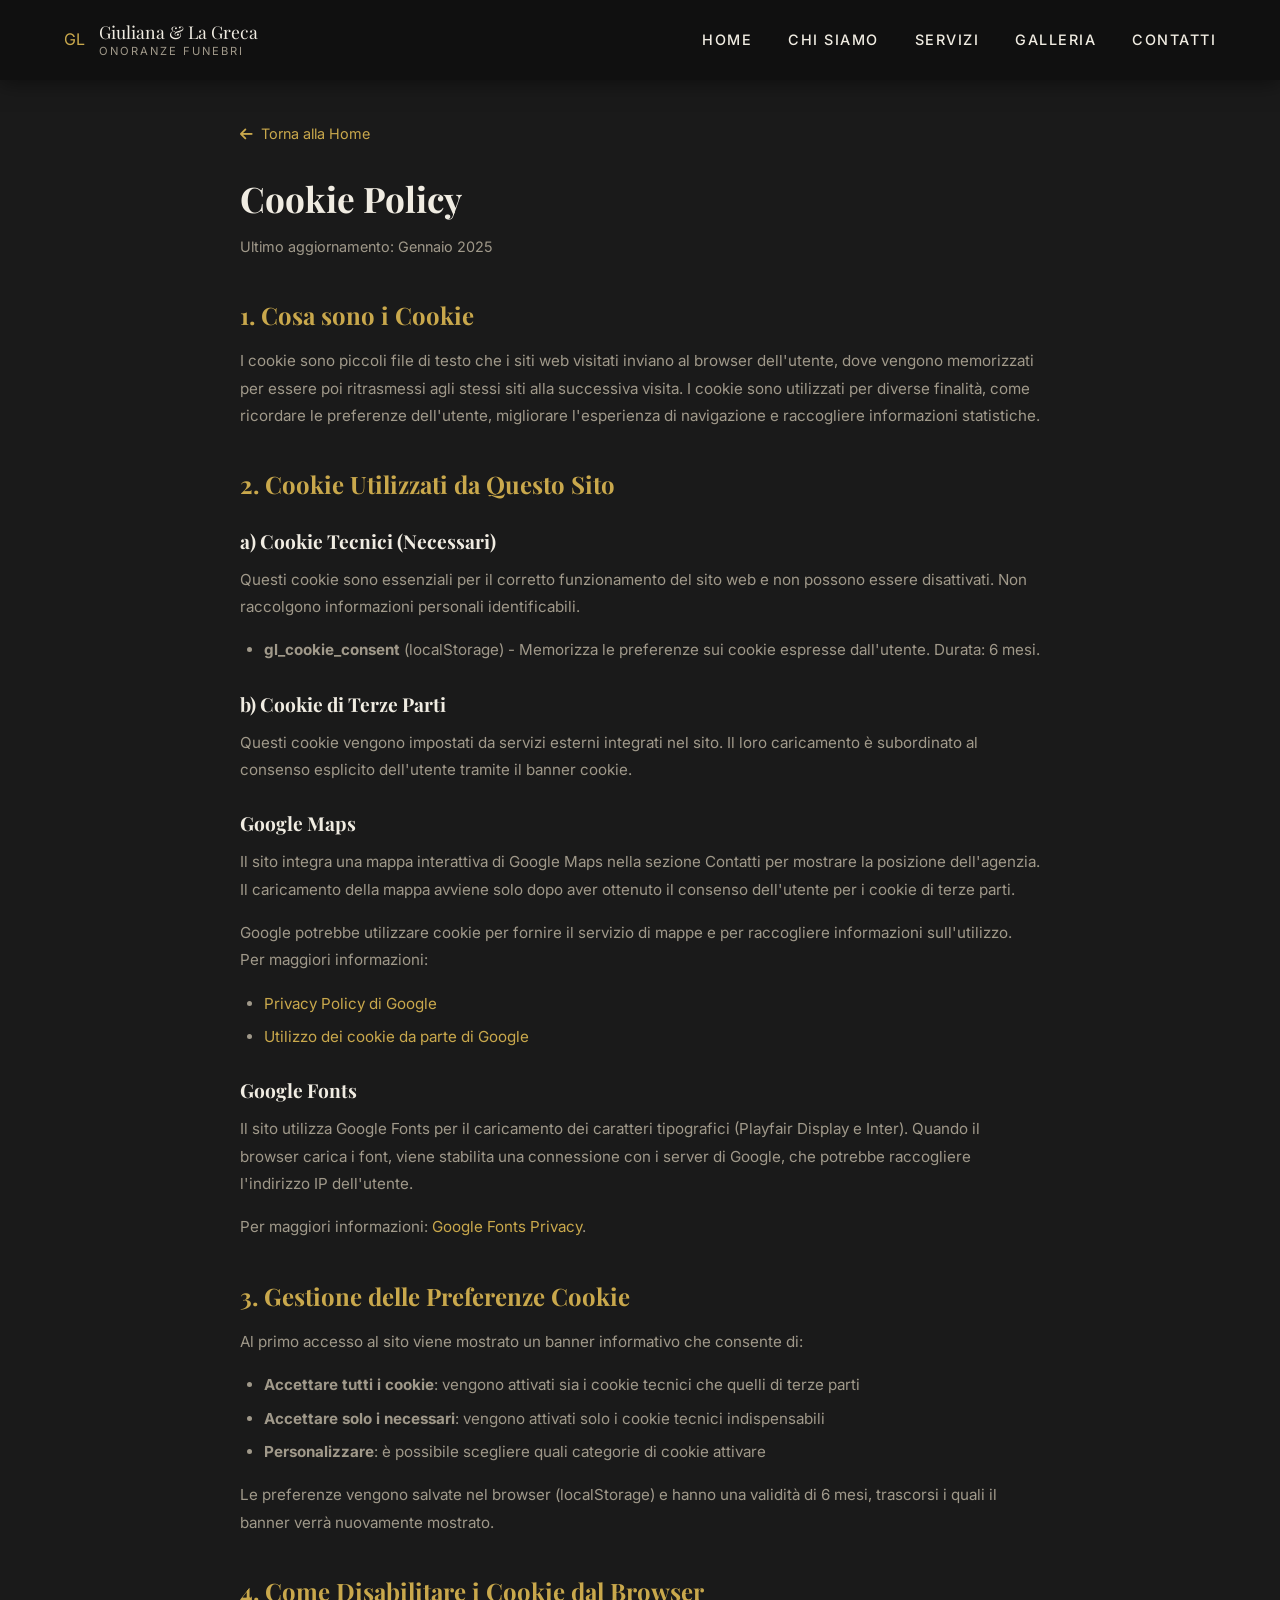
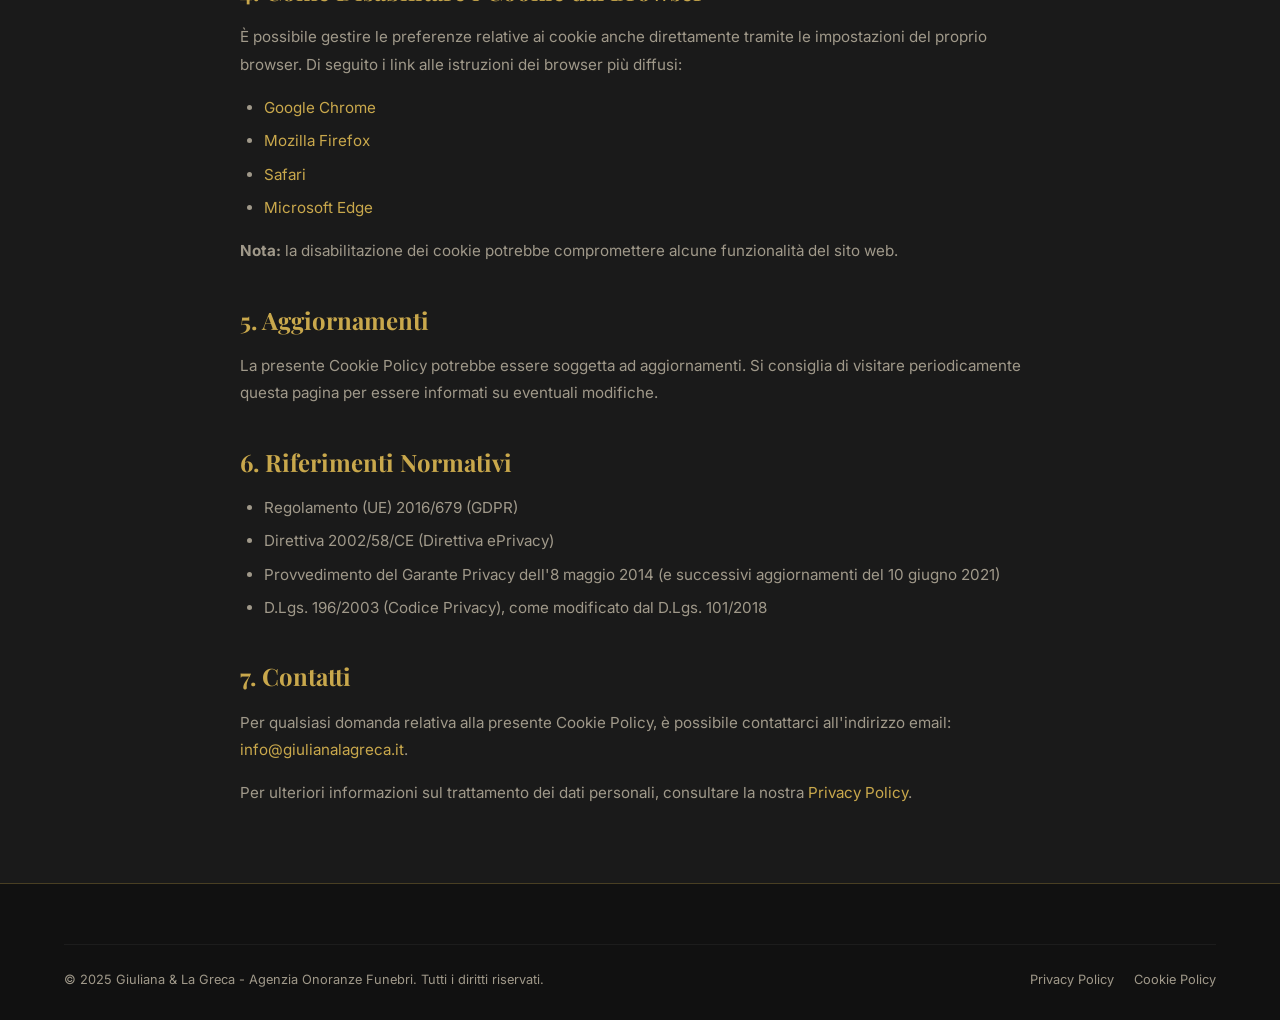
<file: cookie-policy.html>
<!DOCTYPE html>
<html lang="it">
<head>
    <meta charset="UTF-8">
    <meta name="viewport" content="width=device-width, initial-scale=1.0">
    <meta name="description" content="Cookie Policy - Giuliana & La Greca Agenzia Onoranze Funebri">
    <meta name="robots" content="noindex, nofollow">
    <title>Cookie Policy - Giuliana & La Greca</title>

    <link rel="preconnect" href="https://fonts.googleapis.com">
    <link rel="preconnect" href="https://fonts.gstatic.com" crossorigin>
    <link href="https://fonts.googleapis.com/css2?family=Inter:wght@300;400;500;600;700&family=Playfair+Display:wght@400;500;600;700&display=swap" rel="stylesheet">
    <link rel="stylesheet" href="https://cdnjs.cloudflare.com/ajax/libs/font-awesome/6.5.1/css/all.min.css" integrity="sha512-DTOQO9RWCH3ppGqcWaEA1BIZOC6xxalwEsw9c2QQeAIftl+Vegovlnee1c9QX4TctnWMn13TZye+giMm8e2LwA==" crossorigin="anonymous" referrerpolicy="no-referrer">
    <link rel="stylesheet" href="css/style.css">
</head>
<body>

    <!-- Header -->
    <header class="header scrolled">
        <div class="container">
            <nav class="nav">
                <a href="index.html" class="nav-logo">
                    <div class="nav-logo-icon">GL</div>
                    <div class="nav-logo-text">
                        Giuliana & La Greca
                        <span>Onoranze Funebri</span>
                    </div>
                </a>
                <ul class="nav-links">
                    <li><a href="index.html">Home</a></li>
                    <li><a href="index.html#chi-siamo">Chi Siamo</a></li>
                    <li><a href="index.html#servizi">Servizi</a></li>
                    <li><a href="index.html#galleria">Galleria</a></li>
                    <li><a href="index.html#contatti">Contatti</a></li>
                </ul>
                <button class="hamburger" id="hamburger" aria-label="Menu di navigazione" aria-expanded="false">
                    <span></span>
                    <span></span>
                    <span></span>
                </button>
            </nav>
        </div>
    </header>

    <!-- Cookie Policy -->
    <main class="legal-page">
        <div class="container">
            <div class="legal-content">
                <a href="index.html" class="legal-back"><i class="fas fa-arrow-left"></i> Torna alla Home</a>

                <h1>Cookie Policy</h1>
                <p class="legal-date">Ultimo aggiornamento: Gennaio 2025</p>

                <h2>1. Cosa sono i Cookie</h2>
                <p>
                    I cookie sono piccoli file di testo che i siti web visitati inviano al browser dell'utente,
                    dove vengono memorizzati per essere poi ritrasmessi agli stessi siti alla successiva visita.
                    I cookie sono utilizzati per diverse finalità, come ricordare le preferenze dell'utente,
                    migliorare l'esperienza di navigazione e raccogliere informazioni statistiche.
                </p>

                <h2>2. Cookie Utilizzati da Questo Sito</h2>

                <h3>a) Cookie Tecnici (Necessari)</h3>
                <p>
                    Questi cookie sono essenziali per il corretto funzionamento del sito web e non possono essere
                    disattivati. Non raccolgono informazioni personali identificabili.
                </p>
                <ul>
                    <li>
                        <strong>gl_cookie_consent</strong> (localStorage) - Memorizza le preferenze sui cookie
                        espresse dall'utente. Durata: 6 mesi.
                    </li>
                </ul>

                <h3>b) Cookie di Terze Parti</h3>
                <p>
                    Questi cookie vengono impostati da servizi esterni integrati nel sito. Il loro caricamento
                    è subordinato al consenso esplicito dell'utente tramite il banner cookie.
                </p>

                <h3>Google Maps</h3>
                <p>
                    Il sito integra una mappa interattiva di Google Maps nella sezione Contatti per mostrare
                    la posizione dell'agenzia. Il caricamento della mappa avviene solo dopo aver ottenuto
                    il consenso dell'utente per i cookie di terze parti.
                </p>
                <p>
                    Google potrebbe utilizzare cookie per fornire il servizio di mappe e per raccogliere
                    informazioni sull'utilizzo. Per maggiori informazioni:
                </p>
                <ul>
                    <li><a href="https://policies.google.com/privacy" target="_blank" rel="noopener noreferrer">Privacy Policy di Google</a></li>
                    <li><a href="https://policies.google.com/technologies/cookies" target="_blank" rel="noopener noreferrer">Utilizzo dei cookie da parte di Google</a></li>
                </ul>

                <h3>Google Fonts</h3>
                <p>
                    Il sito utilizza Google Fonts per il caricamento dei caratteri tipografici (Playfair Display e Inter).
                    Quando il browser carica i font, viene stabilita una connessione con i server di Google,
                    che potrebbe raccogliere l'indirizzo IP dell'utente.
                </p>
                <p>
                    Per maggiori informazioni: <a href="https://developers.google.com/fonts/faq/privacy" target="_blank" rel="noopener noreferrer">Google Fonts Privacy</a>.
                </p>

                <h2>3. Gestione delle Preferenze Cookie</h2>
                <p>
                    Al primo accesso al sito viene mostrato un banner informativo che consente di:
                </p>
                <ul>
                    <li><strong>Accettare tutti i cookie</strong>: vengono attivati sia i cookie tecnici che quelli di terze parti</li>
                    <li><strong>Accettare solo i necessari</strong>: vengono attivati solo i cookie tecnici indispensabili</li>
                    <li><strong>Personalizzare</strong>: è possibile scegliere quali categorie di cookie attivare</li>
                </ul>
                <p>
                    Le preferenze vengono salvate nel browser (localStorage) e hanno una validità di 6 mesi,
                    trascorsi i quali il banner verrà nuovamente mostrato.
                </p>

                <h2>4. Come Disabilitare i Cookie dal Browser</h2>
                <p>
                    È possibile gestire le preferenze relative ai cookie anche direttamente tramite le
                    impostazioni del proprio browser. Di seguito i link alle istruzioni dei browser più diffusi:
                </p>
                <ul>
                    <li><a href="https://support.google.com/chrome/answer/95647" target="_blank" rel="noopener noreferrer">Google Chrome</a></li>
                    <li><a href="https://support.mozilla.org/it/kb/protezione-antitracciamento-avanzata-firefox-desktop" target="_blank" rel="noopener noreferrer">Mozilla Firefox</a></li>
                    <li><a href="https://support.apple.com/it-it/guide/safari/sfri11471/mac" target="_blank" rel="noopener noreferrer">Safari</a></li>
                    <li><a href="https://support.microsoft.com/it-it/windows/eliminare-e-gestire-i-cookie-168dab11-0753-043d-7c16-ede5947fc64d" target="_blank" rel="noopener noreferrer">Microsoft Edge</a></li>
                </ul>
                <p>
                    <strong>Nota:</strong> la disabilitazione dei cookie potrebbe compromettere alcune funzionalità del sito web.
                </p>

                <h2>5. Aggiornamenti</h2>
                <p>
                    La presente Cookie Policy potrebbe essere soggetta ad aggiornamenti. Si consiglia di visitare
                    periodicamente questa pagina per essere informati su eventuali modifiche.
                </p>

                <h2>6. Riferimenti Normativi</h2>
                <ul>
                    <li>Regolamento (UE) 2016/679 (GDPR)</li>
                    <li>Direttiva 2002/58/CE (Direttiva ePrivacy)</li>
                    <li>Provvedimento del Garante Privacy dell'8 maggio 2014 (e successivi aggiornamenti del 10 giugno 2021)</li>
                    <li>D.Lgs. 196/2003 (Codice Privacy), come modificato dal D.Lgs. 101/2018</li>
                </ul>

                <h2>7. Contatti</h2>
                <p>
                    Per qualsiasi domanda relativa alla presente Cookie Policy, è possibile contattarci all'indirizzo
                    email: <a href="mailto:info@giulianalagreca.it">info@giulianalagreca.it</a>.
                </p>
                <p>
                    Per ulteriori informazioni sul trattamento dei dati personali, consultare la nostra
                    <a href="privacy.html">Privacy Policy</a>.
                </p>
            </div>
        </div>
    </main>

    <!-- Footer -->
    <footer class="footer">
        <div class="container">
            <div class="footer-bottom">
                <p>&copy; 2025 Giuliana & La Greca - Agenzia Onoranze Funebri. Tutti i diritti riservati.</p>
                <div class="footer-bottom-links">
                    <a href="privacy.html">Privacy Policy</a>
                    <a href="cookie-policy.html">Cookie Policy</a>
                </div>
            </div>
        </div>
    </footer>

    <script>
        // Mobile menu per le pagine legali
        var hamburger = document.getElementById('hamburger');
        var navLinks = document.querySelector('.nav-links');
        if (hamburger && navLinks) {
            hamburger.addEventListener('click', function () {
                var isOpen = navLinks.classList.toggle('open');
                hamburger.classList.toggle('active');
                hamburger.setAttribute('aria-expanded', isOpen);
                document.body.style.overflow = isOpen ? 'hidden' : '';
            });
            navLinks.querySelectorAll('a').forEach(function (link) {
                link.addEventListener('click', function () {
                    navLinks.classList.remove('open');
                    hamburger.classList.remove('active');
                    hamburger.setAttribute('aria-expanded', 'false');
                    document.body.style.overflow = '';
                });
            });
        }
    </script>

</body>
</html>
</file>
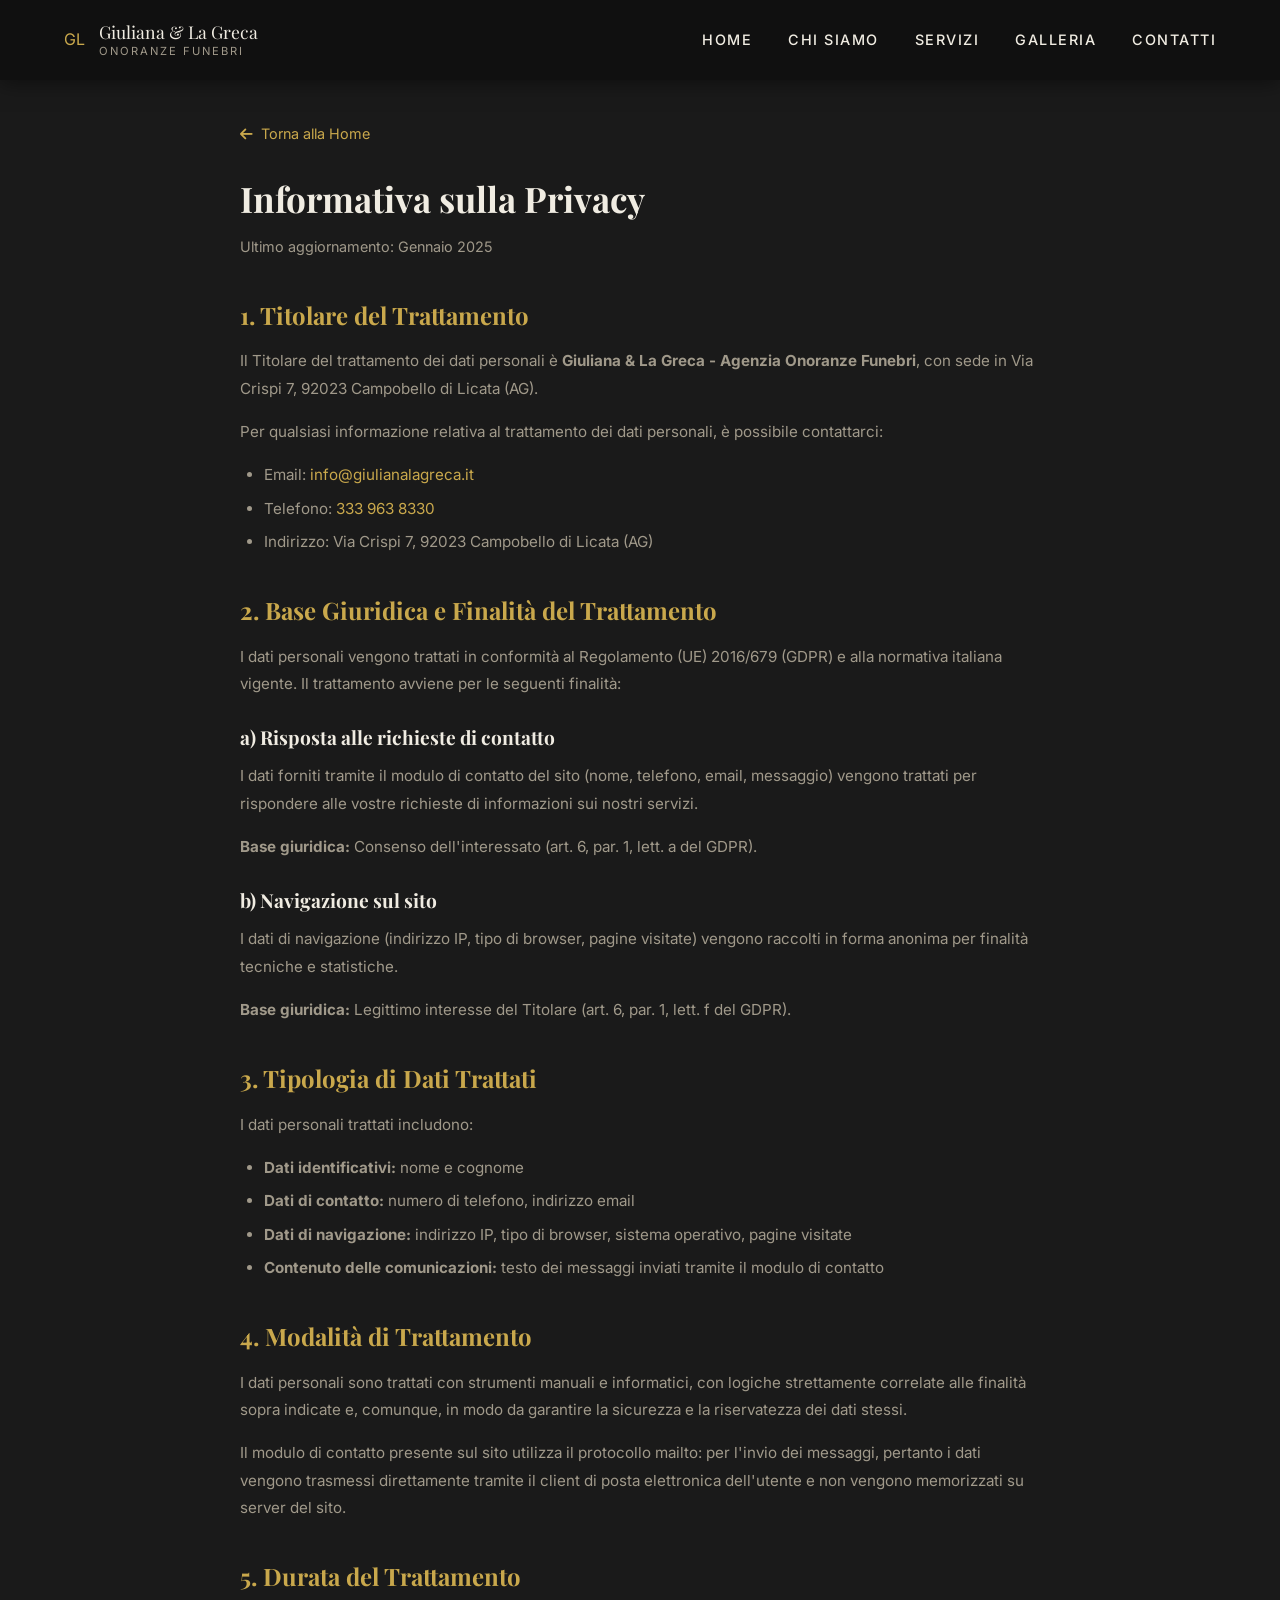
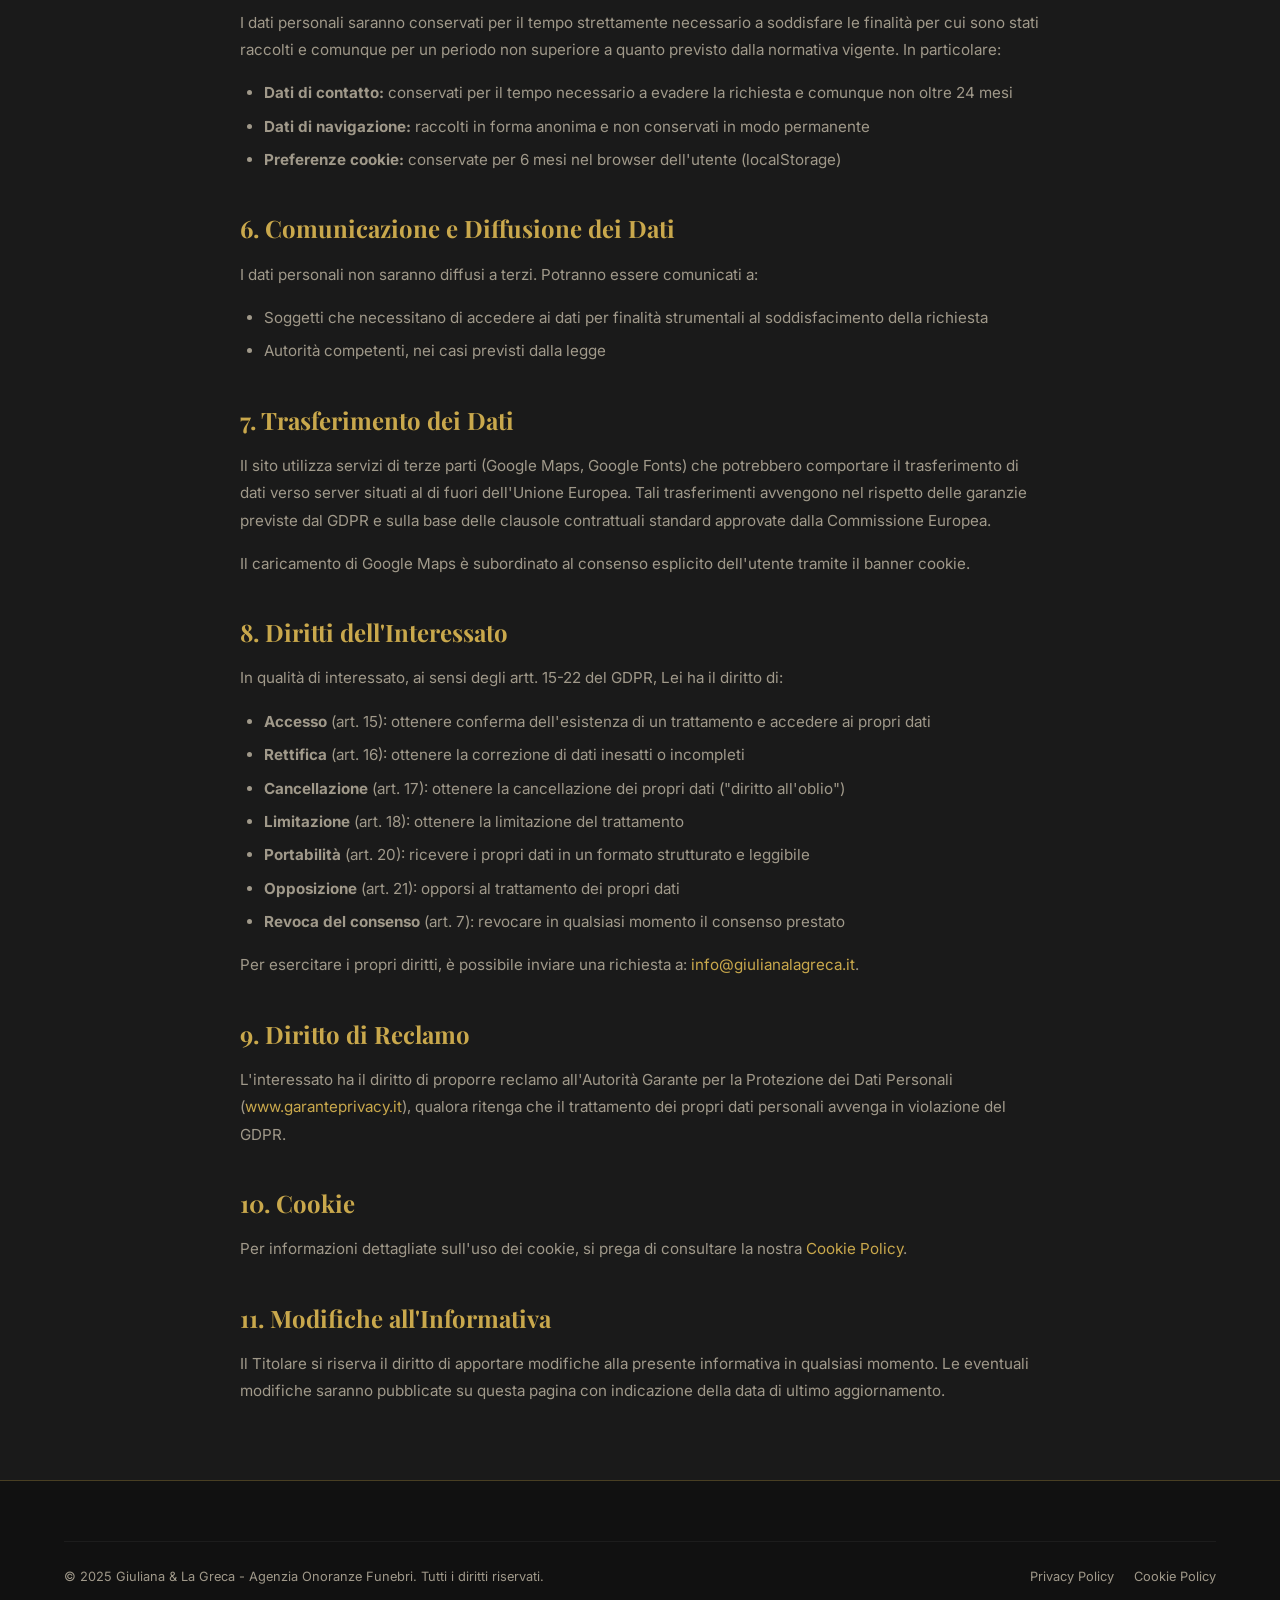
<file: privacy.html>
<!DOCTYPE html>
<html lang="it">
<head>
    <meta charset="UTF-8">
    <meta name="viewport" content="width=device-width, initial-scale=1.0">
    <meta name="description" content="Informativa sulla Privacy - Giuliana & La Greca Agenzia Onoranze Funebri">
    <meta name="robots" content="noindex, nofollow">
    <title>Privacy Policy - Giuliana & La Greca</title>

    <link rel="preconnect" href="https://fonts.googleapis.com">
    <link rel="preconnect" href="https://fonts.gstatic.com" crossorigin>
    <link href="https://fonts.googleapis.com/css2?family=Inter:wght@300;400;500;600;700&family=Playfair+Display:wght@400;500;600;700&display=swap" rel="stylesheet">
    <link rel="stylesheet" href="https://cdnjs.cloudflare.com/ajax/libs/font-awesome/6.5.1/css/all.min.css" integrity="sha512-DTOQO9RWCH3ppGqcWaEA1BIZOC6xxalwEsw9c2QQeAIftl+Vegovlnee1c9QX4TctnWMn13TZye+giMm8e2LwA==" crossorigin="anonymous" referrerpolicy="no-referrer">
    <link rel="stylesheet" href="css/style.css">
</head>
<body>

    <!-- Header -->
    <header class="header scrolled">
        <div class="container">
            <nav class="nav">
                <a href="index.html" class="nav-logo">
                    <div class="nav-logo-icon">GL</div>
                    <div class="nav-logo-text">
                        Giuliana & La Greca
                        <span>Onoranze Funebri</span>
                    </div>
                </a>
                <ul class="nav-links">
                    <li><a href="index.html">Home</a></li>
                    <li><a href="index.html#chi-siamo">Chi Siamo</a></li>
                    <li><a href="index.html#servizi">Servizi</a></li>
                    <li><a href="index.html#galleria">Galleria</a></li>
                    <li><a href="index.html#contatti">Contatti</a></li>
                </ul>
                <button class="hamburger" id="hamburger" aria-label="Menu di navigazione" aria-expanded="false">
                    <span></span>
                    <span></span>
                    <span></span>
                </button>
            </nav>
        </div>
    </header>

    <!-- Privacy Policy -->
    <main class="legal-page">
        <div class="container">
            <div class="legal-content">
                <a href="index.html" class="legal-back"><i class="fas fa-arrow-left"></i> Torna alla Home</a>

                <h1>Informativa sulla Privacy</h1>
                <p class="legal-date">Ultimo aggiornamento: Gennaio 2025</p>

                <h2>1. Titolare del Trattamento</h2>
                <p>
                    Il Titolare del trattamento dei dati personali è <strong>Giuliana & La Greca - Agenzia Onoranze Funebri</strong>,
                    con sede in Via Crispi 7, 92023 Campobello di Licata (AG).
                </p>
                <p>
                    Per qualsiasi informazione relativa al trattamento dei dati personali, è possibile contattarci:
                </p>
                <ul>
                    <li>Email: <a href="mailto:info@giulianalagreca.it">info@giulianalagreca.it</a></li>
                    <li>Telefono: <a href="tel:+393339638330">333 963 8330</a></li>
                    <li>Indirizzo: Via Crispi 7, 92023 Campobello di Licata (AG)</li>
                </ul>

                <h2>2. Base Giuridica e Finalità del Trattamento</h2>
                <p>
                    I dati personali vengono trattati in conformità al Regolamento (UE) 2016/679 (GDPR)
                    e alla normativa italiana vigente. Il trattamento avviene per le seguenti finalità:
                </p>

                <h3>a) Risposta alle richieste di contatto</h3>
                <p>
                    I dati forniti tramite il modulo di contatto del sito (nome, telefono, email, messaggio) vengono
                    trattati per rispondere alle vostre richieste di informazioni sui nostri servizi.
                </p>
                <p><strong>Base giuridica:</strong> Consenso dell'interessato (art. 6, par. 1, lett. a del GDPR).</p>

                <h3>b) Navigazione sul sito</h3>
                <p>
                    I dati di navigazione (indirizzo IP, tipo di browser, pagine visitate) vengono raccolti
                    in forma anonima per finalità tecniche e statistiche.
                </p>
                <p><strong>Base giuridica:</strong> Legittimo interesse del Titolare (art. 6, par. 1, lett. f del GDPR).</p>

                <h2>3. Tipologia di Dati Trattati</h2>
                <p>I dati personali trattati includono:</p>
                <ul>
                    <li><strong>Dati identificativi:</strong> nome e cognome</li>
                    <li><strong>Dati di contatto:</strong> numero di telefono, indirizzo email</li>
                    <li><strong>Dati di navigazione:</strong> indirizzo IP, tipo di browser, sistema operativo, pagine visitate</li>
                    <li><strong>Contenuto delle comunicazioni:</strong> testo dei messaggi inviati tramite il modulo di contatto</li>
                </ul>

                <h2>4. Modalità di Trattamento</h2>
                <p>
                    I dati personali sono trattati con strumenti manuali e informatici, con logiche strettamente correlate
                    alle finalità sopra indicate e, comunque, in modo da garantire la sicurezza e la riservatezza dei dati stessi.
                </p>
                <p>
                    Il modulo di contatto presente sul sito utilizza il protocollo mailto: per l'invio dei messaggi,
                    pertanto i dati vengono trasmessi direttamente tramite il client di posta elettronica dell'utente
                    e non vengono memorizzati su server del sito.
                </p>

                <h2>5. Durata del Trattamento</h2>
                <p>
                    I dati personali saranno conservati per il tempo strettamente necessario a soddisfare le finalità
                    per cui sono stati raccolti e comunque per un periodo non superiore a quanto previsto dalla normativa
                    vigente. In particolare:
                </p>
                <ul>
                    <li><strong>Dati di contatto:</strong> conservati per il tempo necessario a evadere la richiesta e comunque non oltre 24 mesi</li>
                    <li><strong>Dati di navigazione:</strong> raccolti in forma anonima e non conservati in modo permanente</li>
                    <li><strong>Preferenze cookie:</strong> conservate per 6 mesi nel browser dell'utente (localStorage)</li>
                </ul>

                <h2>6. Comunicazione e Diffusione dei Dati</h2>
                <p>
                    I dati personali non saranno diffusi a terzi. Potranno essere comunicati a:
                </p>
                <ul>
                    <li>Soggetti che necessitano di accedere ai dati per finalità strumentali al soddisfacimento della richiesta</li>
                    <li>Autorità competenti, nei casi previsti dalla legge</li>
                </ul>

                <h2>7. Trasferimento dei Dati</h2>
                <p>
                    Il sito utilizza servizi di terze parti (Google Maps, Google Fonts) che potrebbero comportare
                    il trasferimento di dati verso server situati al di fuori dell'Unione Europea.
                    Tali trasferimenti avvengono nel rispetto delle garanzie previste dal GDPR e sulla base
                    delle clausole contrattuali standard approvate dalla Commissione Europea.
                </p>
                <p>
                    Il caricamento di Google Maps è subordinato al consenso esplicito dell'utente tramite il banner cookie.
                </p>

                <h2>8. Diritti dell'Interessato</h2>
                <p>
                    In qualità di interessato, ai sensi degli artt. 15-22 del GDPR, Lei ha il diritto di:
                </p>
                <ul>
                    <li><strong>Accesso</strong> (art. 15): ottenere conferma dell'esistenza di un trattamento e accedere ai propri dati</li>
                    <li><strong>Rettifica</strong> (art. 16): ottenere la correzione di dati inesatti o incompleti</li>
                    <li><strong>Cancellazione</strong> (art. 17): ottenere la cancellazione dei propri dati ("diritto all'oblio")</li>
                    <li><strong>Limitazione</strong> (art. 18): ottenere la limitazione del trattamento</li>
                    <li><strong>Portabilità</strong> (art. 20): ricevere i propri dati in un formato strutturato e leggibile</li>
                    <li><strong>Opposizione</strong> (art. 21): opporsi al trattamento dei propri dati</li>
                    <li><strong>Revoca del consenso</strong> (art. 7): revocare in qualsiasi momento il consenso prestato</li>
                </ul>
                <p>
                    Per esercitare i propri diritti, è possibile inviare una richiesta a:
                    <a href="mailto:info@giulianalagreca.it">info@giulianalagreca.it</a>.
                </p>

                <h2>9. Diritto di Reclamo</h2>
                <p>
                    L'interessato ha il diritto di proporre reclamo all'Autorità Garante per la Protezione dei Dati Personali
                    (<a href="https://www.garanteprivacy.it" target="_blank" rel="noopener noreferrer">www.garanteprivacy.it</a>),
                    qualora ritenga che il trattamento dei propri dati personali avvenga in violazione del GDPR.
                </p>

                <h2>10. Cookie</h2>
                <p>
                    Per informazioni dettagliate sull'uso dei cookie, si prega di consultare la nostra
                    <a href="cookie-policy.html">Cookie Policy</a>.
                </p>

                <h2>11. Modifiche all'Informativa</h2>
                <p>
                    Il Titolare si riserva il diritto di apportare modifiche alla presente informativa in qualsiasi momento.
                    Le eventuali modifiche saranno pubblicate su questa pagina con indicazione della data di ultimo aggiornamento.
                </p>
            </div>
        </div>
    </main>

    <!-- Footer -->
    <footer class="footer">
        <div class="container">
            <div class="footer-bottom">
                <p>&copy; 2025 Giuliana & La Greca - Agenzia Onoranze Funebri. Tutti i diritti riservati.</p>
                <div class="footer-bottom-links">
                    <a href="privacy.html">Privacy Policy</a>
                    <a href="cookie-policy.html">Cookie Policy</a>
                </div>
            </div>
        </div>
    </footer>

    <script>
        // Mobile menu per le pagine legali
        var hamburger = document.getElementById('hamburger');
        var navLinks = document.querySelector('.nav-links');
        if (hamburger && navLinks) {
            hamburger.addEventListener('click', function () {
                var isOpen = navLinks.classList.toggle('open');
                hamburger.classList.toggle('active');
                hamburger.setAttribute('aria-expanded', isOpen);
                document.body.style.overflow = isOpen ? 'hidden' : '';
            });
            navLinks.querySelectorAll('a').forEach(function (link) {
                link.addEventListener('click', function () {
                    navLinks.classList.remove('open');
                    hamburger.classList.remove('active');
                    hamburger.setAttribute('aria-expanded', 'false');
                    document.body.style.overflow = '';
                });
            });
        }
    </script>

</body>
</html>
</file>
<file: css/style.css>
/* ============================================
   Giuliana & La Greca - Onoranze Funebri
   Tema Elegante Scuro con Accenti Dorati
   ============================================ */

/* --- CSS Variables --- */
:root {
    --bg-primary: #1a1a1a;
    --bg-secondary: #111111;
    --bg-tertiary: #1e1e1e;
    --accent-gold: #c9a84c;
    --accent-gold-light: #d4af37;
    --accent-gold-transparent: rgba(201, 168, 76, 0.3);
    --accent-gold-glow: rgba(201, 168, 76, 0.15);
    --text-primary: #f0ece2;
    --text-secondary: #a0998a;
    --text-dark: #1a1a1a;
    --font-heading: 'Playfair Display', Georgia, serif;
    --font-body: 'Inter', 'Lato', Arial, sans-serif;
    --transition: 0.3s ease;
    --transition-slow: 0.6s ease;
    --max-width: 1200px;
    --nav-height: 80px;
}

/* --- Reset & Base --- */
*,
*::before,
*::after {
    margin: 0;
    padding: 0;
    box-sizing: border-box;
}

html {
    scroll-behavior: smooth;
    font-size: 16px;
}

body {
    font-family: var(--font-body);
    background-color: var(--bg-primary);
    color: var(--text-primary);
    line-height: 1.7;
    overflow-x: hidden;
    -webkit-font-smoothing: antialiased;
    -moz-osx-font-smoothing: grayscale;
}

a {
    color: var(--accent-gold);
    text-decoration: none;
    transition: color var(--transition);
}

a:hover {
    color: var(--accent-gold-light);
}

img {
    max-width: 100%;
    height: auto;
    display: block;
}

ul {
    list-style: none;
}

h1, h2, h3, h4, h5, h6 {
    font-family: var(--font-heading);
    font-weight: 700;
    line-height: 1.3;
    color: var(--text-primary);
}

.container {
    width: 100%;
    max-width: var(--max-width);
    margin: 0 auto;
    padding: 0 24px;
}

/* --- Section Shared --- */
.section {
    padding: 100px 0;
}

.section-header {
    text-align: center;
    margin-bottom: 60px;
}

.section-header h2 {
    font-size: 2.5rem;
    margin-bottom: 16px;
    color: var(--text-primary);
}

.section-header .section-line {
    width: 60px;
    height: 3px;
    background: var(--accent-gold);
    margin: 0 auto 20px;
    border-radius: 2px;
}

.section-header p {
    font-size: 1.1rem;
    color: var(--text-secondary);
    max-width: 600px;
    margin: 0 auto;
}

/* --- Scroll Animations --- */
.fade-in {
    opacity: 0;
    transform: translateY(30px);
    transition: opacity 0.8s ease, transform 0.8s ease;
}

.fade-in.visible {
    opacity: 1;
    transform: translateY(0);
}

.fade-in-left {
    opacity: 0;
    transform: translateX(-40px);
    transition: opacity 0.8s ease, transform 0.8s ease;
}

.fade-in-left.visible {
    opacity: 1;
    transform: translateX(0);
}

.fade-in-right {
    opacity: 0;
    transform: translateX(40px);
    transition: opacity 0.8s ease, transform 0.8s ease;
}

.fade-in-right.visible {
    opacity: 1;
    transform: translateX(0);
}

/* --- Header / Navbar --- */
.header {
    position: fixed;
    top: 0;
    left: 0;
    width: 100%;
    z-index: 1000;
    transition: background-color var(--transition), box-shadow var(--transition);
    background-color: transparent;
}

.header.scrolled {
    background-color: rgba(17, 17, 17, 0.97);
    box-shadow: 0 2px 20px rgba(0, 0, 0, 0.5);
    backdrop-filter: blur(10px);
}

.nav {
    display: flex;
    align-items: center;
    justify-content: space-between;
    height: var(--nav-height);
}

.nav-logo {
    display: flex;
    align-items: center;
    gap: 14px;
    text-decoration: none;
}

.nav-logo-img {
    width: 48px;
    height: 48px;
    object-fit: contain;
    flex-shrink: 0;
    filter: brightness(1.1);
}

.nav-logo-text {
    font-family: var(--font-heading);
    font-size: 1.1rem;
    color: var(--text-primary);
    line-height: 1.3;
}

.nav-logo-text span {
    display: block;
    font-size: 0.7rem;
    color: var(--text-secondary);
    font-family: var(--font-body);
    text-transform: uppercase;
    letter-spacing: 2px;
}

.nav-links {
    display: flex;
    align-items: center;
    gap: 36px;
}

.nav-links a {
    color: var(--text-primary);
    font-size: 0.9rem;
    font-weight: 500;
    text-transform: uppercase;
    letter-spacing: 1.5px;
    position: relative;
    padding: 4px 0;
}

.nav-links a::after {
    content: '';
    position: absolute;
    bottom: -2px;
    left: 0;
    width: 0;
    height: 2px;
    background: var(--accent-gold);
    transition: width var(--transition);
}

.nav-links a:hover::after,
.nav-links a.active::after {
    width: 100%;
}

.nav-links a:hover,
.nav-links a.active {
    color: var(--accent-gold);
}

/* Hamburger Menu */
.hamburger {
    display: none;
    flex-direction: column;
    justify-content: center;
    gap: 5px;
    cursor: pointer;
    padding: 8px;
    background: none;
    border: none;
    z-index: 1001;
}

.hamburger span {
    display: block;
    width: 26px;
    height: 2px;
    background: var(--text-primary);
    transition: all var(--transition);
    border-radius: 2px;
}

.hamburger.active span:nth-child(1) {
    transform: rotate(45deg) translate(5px, 5px);
}

.hamburger.active span:nth-child(2) {
    opacity: 0;
}

.hamburger.active span:nth-child(3) {
    transform: rotate(-45deg) translate(5px, -5px);
}

/* --- Hero Section --- */
.hero {
    position: relative;
    min-height: 100vh;
    display: flex;
    align-items: center;
    justify-content: center;
    text-align: center;
    background: var(--bg-secondary);
    overflow: hidden;
}

.hero::before {
    content: '';
    position: absolute;
    inset: 0;
    background:
        radial-gradient(ellipse at 50% 30%, rgba(201, 168, 76, 0.08) 0%, transparent 60%),
        radial-gradient(ellipse at 50% 100%, rgba(201, 168, 76, 0.05) 0%, transparent 50%);
    pointer-events: none;
}

/* Floating Particles */
.hero-particles {
    position: absolute;
    inset: 0;
    z-index: 0;
    pointer-events: none;
}

.particle {
    position: absolute;
    background: var(--accent-gold);
    border-radius: 50%;
    opacity: 0;
}

.particle--circle {
    animation: float-up 8s infinite ease-in-out;
}

.particle--cross {
    background: none;
    border-radius: 0;
    animation: float-up-spin 10s infinite ease-in-out;
}

.particle--cross::before,
.particle--cross::after {
    content: '';
    position: absolute;
    background: var(--accent-gold);
    border-radius: 1px;
}

.particle--cross::before {
    width: 100%;
    height: 30%;
    top: 35%;
    left: 0;
}

.particle--cross::after {
    width: 30%;
    height: 100%;
    top: 0;
    left: 35%;
}

.particle--diamond {
    border-radius: 2px;
    animation: float-up-diamond 9s infinite ease-in-out;
}

@keyframes float-up {
    0% {
        opacity: 0;
        transform: translateY(100vh) scale(0);
    }
    10% {
        opacity: 0.5;
    }
    50% {
        opacity: 0.4;
    }
    90% {
        opacity: 0.3;
    }
    100% {
        opacity: 0;
        transform: translateY(-10vh) scale(1);
    }
}

@keyframes float-up-spin {
    0% {
        opacity: 0;
        transform: translateY(100vh) scale(0) rotate(0deg);
    }
    10% {
        opacity: 0.35;
    }
    50% {
        opacity: 0.25;
    }
    90% {
        opacity: 0.15;
    }
    100% {
        opacity: 0;
        transform: translateY(-10vh) scale(1) rotate(180deg);
    }
}

@keyframes float-up-diamond {
    0% {
        opacity: 0;
        transform: translateY(100vh) scale(0) rotate(45deg);
    }
    10% {
        opacity: 0.45;
    }
    50% {
        opacity: 0.35;
    }
    90% {
        opacity: 0.2;
    }
    100% {
        opacity: 0;
        transform: translateY(-10vh) scale(1) rotate(45deg);
    }
}

.hero-banner-img {
    max-width: 700px;
    width: 100%;
    height: auto;
    margin: 0 auto 32px;
    filter: drop-shadow(0 0 30px rgba(201, 168, 76, 0.2));
}

.hero-content {
    position: relative;
    z-index: 1;
    padding: 0 24px;
    max-width: 800px;
}


.hero h1 {
    font-size: 3.5rem;
    margin-bottom: 12px;
    letter-spacing: 2px;
    color: var(--text-primary);
}

.hero-subtitle {
    font-size: 1.1rem;
    text-transform: uppercase;
    letter-spacing: 5px;
    color: var(--accent-gold);
    margin-bottom: 28px;
    font-weight: 400;
}

.hero-divider {
    width: 80px;
    height: 1px;
    background: var(--accent-gold);
    margin: 0 auto 28px;
}

.hero-phrase {
    font-size: 1.25rem;
    color: var(--text-secondary);
    font-style: italic;
    margin-bottom: 40px;
    font-family: var(--font-heading);
}

.hero-actions {
    display: flex;
    flex-direction: column;
    align-items: center;
    gap: 20px;
}

.btn {
    display: inline-flex;
    align-items: center;
    gap: 10px;
    padding: 14px 36px;
    font-size: 0.95rem;
    font-weight: 600;
    text-transform: uppercase;
    letter-spacing: 2px;
    border: none;
    border-radius: 4px;
    cursor: pointer;
    transition: all var(--transition);
    text-decoration: none;
    font-family: var(--font-body);
}

.btn-primary {
    background: var(--accent-gold);
    color: var(--text-dark);
}

.btn-primary:hover {
    background: var(--accent-gold-light);
    color: var(--text-dark);
    transform: translateY(-2px);
    box-shadow: 0 8px 25px rgba(201, 168, 76, 0.3);
}

.btn-outline {
    background: transparent;
    color: var(--accent-gold);
    border: 1px solid var(--accent-gold);
}

.btn-outline:hover {
    background: var(--accent-gold);
    color: var(--text-dark);
    transform: translateY(-2px);
}

.hero-badge {
    display: inline-flex;
    align-items: center;
    gap: 8px;
    padding: 10px 24px;
    border: 1px solid var(--accent-gold-transparent);
    border-radius: 50px;
    font-size: 0.85rem;
    color: var(--accent-gold);
    letter-spacing: 1px;
}

.hero-badge i {
    font-size: 0.9rem;
}

.hero-phones {
    display: flex;
    flex-wrap: wrap;
    justify-content: center;
    gap: 16px;
    margin-top: 8px;
}

.hero-phones a {
    color: var(--text-secondary);
    font-size: 0.95rem;
    display: inline-flex;
    align-items: center;
    gap: 6px;
    transition: color var(--transition);
}

.hero-phones a:hover {
    color: var(--accent-gold);
}

/* --- Chi Siamo --- */
.about {
    background: var(--bg-primary);
}

.about-content {
    max-width: 800px;
    margin: 0 auto;
    text-align: center;
}

.about-icon {
    font-size: 2.5rem;
    color: var(--accent-gold);
    margin-bottom: 24px;
}

.about-content p {
    font-size: 1.1rem;
    color: var(--text-secondary);
    margin-bottom: 20px;
    line-height: 1.9;
}

.about-content p:last-of-type {
    margin-bottom: 0;
}

.about-values {
    display: grid;
    grid-template-columns: repeat(3, 1fr);
    gap: 40px;
    margin-top: 50px;
    padding-top: 50px;
    border-top: 1px solid var(--accent-gold-transparent);
}

.about-value {
    text-align: center;
}

.about-value i {
    font-size: 1.8rem;
    color: var(--accent-gold);
    margin-bottom: 14px;
    display: block;
}

.about-value h4 {
    font-size: 1.1rem;
    margin-bottom: 8px;
    color: var(--text-primary);
}

.about-value p {
    font-size: 0.9rem;
    color: var(--text-secondary);
    margin-bottom: 0;
}

/* --- Servizi --- */
.services {
    background: var(--bg-secondary);
}

.services-grid {
    display: grid;
    grid-template-columns: repeat(3, 1fr);
    gap: 30px;
}

.service-card {
    background: var(--bg-tertiary);
    border: 1px solid rgba(255, 255, 255, 0.05);
    border-radius: 8px;
    padding: 40px 30px;
    text-align: center;
    transition: all var(--transition);
    position: relative;
    overflow: hidden;
}

.service-card::before {
    content: '';
    position: absolute;
    top: 0;
    left: 0;
    right: 0;
    height: 3px;
    background: var(--accent-gold);
    transform: scaleX(0);
    transition: transform var(--transition);
}

.service-card:hover {
    border-color: var(--accent-gold-transparent);
    transform: translateY(-5px);
    box-shadow: 0 10px 40px rgba(0, 0, 0, 0.3);
}

.service-card:hover::before {
    transform: scaleX(1);
}

.service-card-icon {
    width: 70px;
    height: 70px;
    margin: 0 auto 24px;
    border-radius: 50%;
    background: var(--accent-gold-glow);
    display: flex;
    align-items: center;
    justify-content: center;
    font-size: 1.6rem;
    color: var(--accent-gold);
    transition: all var(--transition);
}

.service-card:hover .service-card-icon {
    background: var(--accent-gold);
    color: var(--text-dark);
}

.service-card h3 {
    font-size: 1.2rem;
    margin-bottom: 14px;
    color: var(--text-primary);
}

.service-card p {
    font-size: 0.95rem;
    color: var(--text-secondary);
    line-height: 1.7;
}

/* --- Galleria --- */
.gallery {
    background: var(--bg-primary);
}

.gallery-grid {
    display: grid;
    grid-template-columns: repeat(3, 1fr);
    gap: 20px;
}

.gallery-item {
    border-radius: 8px;
    overflow: hidden;
    position: relative;
    aspect-ratio: 4 / 3;
    cursor: pointer;
}

.gallery-item img {
    width: 100%;
    height: 100%;
    object-fit: cover;
    transition: transform 0.5s ease, filter var(--transition);
    filter: brightness(0.85);
}

.gallery-item:hover img {
    transform: scale(1.05);
    filter: brightness(1);
}

.gallery-item::after {
    content: '';
    position: absolute;
    inset: 0;
    border: 1px solid transparent;
    border-radius: 8px;
    transition: border-color var(--transition);
}

.gallery-item:hover::after {
    border-color: var(--accent-gold-transparent);
}

.gallery-placeholder {
    grid-column: 1 / -1;
    display: flex;
    flex-direction: column;
    align-items: center;
    justify-content: center;
    padding: 80px 24px;
    background: var(--bg-tertiary);
    border: 1px dashed var(--accent-gold-transparent);
    border-radius: 8px;
    text-align: center;
    gap: 16px;
}

.gallery-placeholder i {
    font-size: 3rem;
    color: var(--accent-gold);
    opacity: 0.5;
}

.gallery-placeholder p {
    font-size: 1.05rem;
    color: var(--text-secondary);
}

/* Lightbox Carousel */
.lightbox-overlay {
    position: fixed;
    inset: 0;
    background: rgba(0, 0, 0, 0.94);
    z-index: 10000;
    display: none;
    align-items: center;
    justify-content: center;
    padding: 24px 80px;
}

.lightbox-overlay.show {
    display: flex;
}

.lightbox-overlay img {
    max-width: 85vw;
    max-height: 82vh;
    object-fit: contain;
    border-radius: 4px;
    transition: opacity 0.3s ease;
}

.lightbox-close {
    position: absolute;
    top: 20px;
    right: 28px;
    background: none;
    border: none;
    color: var(--text-primary);
    font-size: 2rem;
    cursor: pointer;
    opacity: 0.7;
    transition: opacity var(--transition);
    z-index: 1;
}

.lightbox-close:hover {
    opacity: 1;
}

.lightbox-prev,
.lightbox-next {
    position: absolute;
    top: 50%;
    transform: translateY(-50%);
    background: rgba(255, 255, 255, 0.08);
    border: 1px solid rgba(255, 255, 255, 0.15);
    color: var(--text-primary);
    width: 50px;
    height: 50px;
    border-radius: 50%;
    display: flex;
    align-items: center;
    justify-content: center;
    font-size: 1.1rem;
    cursor: pointer;
    opacity: 0.6;
    transition: all var(--transition);
    z-index: 1;
}

.lightbox-prev {
    left: 20px;
}

.lightbox-next {
    right: 20px;
}

.lightbox-prev:hover,
.lightbox-next:hover {
    opacity: 1;
    background: var(--accent-gold);
    border-color: var(--accent-gold);
    color: var(--text-dark);
}

.lightbox-counter {
    position: absolute;
    bottom: 24px;
    left: 50%;
    transform: translateX(-50%);
    font-size: 0.9rem;
    color: var(--text-secondary);
    letter-spacing: 2px;
}

/* --- Perche Sceglierci --- */
.why-us {
    background: var(--bg-primary);
}

.why-us-grid {
    display: grid;
    grid-template-columns: repeat(3, 1fr);
    gap: 40px;
}

.why-us-item {
    text-align: center;
    padding: 40px 30px;
}

.why-us-item-icon {
    width: 80px;
    height: 80px;
    margin: 0 auto 24px;
    border: 2px solid var(--accent-gold-transparent);
    border-radius: 50%;
    display: flex;
    align-items: center;
    justify-content: center;
    font-size: 1.8rem;
    color: var(--accent-gold);
    transition: all var(--transition);
}

.why-us-item:hover .why-us-item-icon {
    border-color: var(--accent-gold);
    background: var(--accent-gold-glow);
}

.why-us-item h3 {
    font-size: 1.3rem;
    margin-bottom: 14px;
    color: var(--text-primary);
}

.why-us-item p {
    font-size: 0.95rem;
    color: var(--text-secondary);
    line-height: 1.8;
}

/* --- Contatti --- */
.contact {
    background: var(--bg-secondary);
}

.contact-wrapper {
    display: grid;
    grid-template-columns: 1fr 1fr;
    gap: 60px;
}

.contact-info h3 {
    font-size: 1.5rem;
    margin-bottom: 30px;
    color: var(--text-primary);
}

.contact-info-item {
    display: flex;
    align-items: flex-start;
    gap: 16px;
    margin-bottom: 28px;
}

.contact-info-item i {
    width: 44px;
    height: 44px;
    border: 1px solid var(--accent-gold-transparent);
    border-radius: 50%;
    display: flex;
    align-items: center;
    justify-content: center;
    color: var(--accent-gold);
    font-size: 1rem;
    flex-shrink: 0;
    margin-top: 2px;
}

.contact-info-item-content h4 {
    font-size: 1rem;
    font-family: var(--font-body);
    font-weight: 600;
    color: var(--text-primary);
    margin-bottom: 4px;
}

.contact-info-item-content p,
.contact-info-item-content a {
    font-size: 0.95rem;
    color: var(--text-secondary);
    line-height: 1.7;
}

.contact-info-item-content a:hover {
    color: var(--accent-gold);
}

.contact-phones {
    display: flex;
    flex-direction: column;
    gap: 4px;
}

/* Contact Form */
.contact-form h3 {
    font-size: 1.5rem;
    margin-bottom: 30px;
    color: var(--text-primary);
}

.form-group {
    margin-bottom: 20px;
}

.form-group label {
    display: block;
    font-size: 0.85rem;
    font-weight: 500;
    color: var(--text-secondary);
    margin-bottom: 8px;
    text-transform: uppercase;
    letter-spacing: 1px;
}

.form-group input,
.form-group textarea {
    width: 100%;
    padding: 14px 18px;
    background: var(--bg-tertiary);
    border: 1px solid rgba(255, 255, 255, 0.08);
    border-radius: 4px;
    color: var(--text-primary);
    font-family: var(--font-body);
    font-size: 0.95rem;
    transition: border-color var(--transition);
    outline: none;
}

.form-group input:focus,
.form-group textarea:focus {
    border-color: var(--accent-gold);
}

.form-group input::placeholder,
.form-group textarea::placeholder {
    color: var(--text-secondary);
    opacity: 0.5;
}

.form-group textarea {
    resize: vertical;
    min-height: 130px;
}

.form-group.error input,
.form-group.error textarea {
    border-color: #c94c4c;
}

.form-group .error-message {
    color: #c94c4c;
    font-size: 0.8rem;
    margin-top: 6px;
    display: none;
}

.form-group.error .error-message {
    display: block;
}

.form-checkbox {
    display: flex;
    align-items: flex-start;
    gap: 12px;
    margin-bottom: 24px;
}

.form-checkbox input[type="checkbox"] {
    width: 18px;
    height: 18px;
    margin-top: 3px;
    accent-color: var(--accent-gold);
    flex-shrink: 0;
    cursor: pointer;
}

.form-checkbox label {
    font-size: 0.85rem;
    color: var(--text-secondary);
    line-height: 1.6;
    cursor: pointer;
}

.form-checkbox label a {
    color: var(--accent-gold);
    text-decoration: underline;
}

.form-checkbox.error label {
    color: #c94c4c;
}

.btn-submit {
    width: 100%;
}

.form-success {
    display: none;
    text-align: center;
    padding: 30px;
    background: var(--accent-gold-glow);
    border: 1px solid var(--accent-gold-transparent);
    border-radius: 8px;
}

.form-success i {
    font-size: 2.5rem;
    color: var(--accent-gold);
    margin-bottom: 16px;
}

.form-success h4 {
    font-size: 1.2rem;
    margin-bottom: 8px;
}

.form-success p {
    color: var(--text-secondary);
    font-size: 0.95rem;
}

/* Google Maps */
.contact-map {
    margin-top: 60px;
}

.contact-map h3 {
    font-size: 1.5rem;
    margin-bottom: 24px;
    text-align: center;
    color: var(--text-primary);
}

.map-container {
    width: 100%;
    height: 400px;
    border-radius: 8px;
    overflow: hidden;
    border: 1px solid rgba(255, 255, 255, 0.08);
}

.map-container iframe {
    width: 100%;
    height: 100%;
    border: none;
    filter: grayscale(0.3) brightness(0.85);
}

.map-placeholder {
    width: 100%;
    height: 100%;
    display: flex;
    flex-direction: column;
    align-items: center;
    justify-content: center;
    background: var(--bg-tertiary);
    color: var(--text-secondary);
    gap: 12px;
}

.map-placeholder i {
    font-size: 2rem;
    color: var(--accent-gold);
}

.map-placeholder p {
    font-size: 0.9rem;
}

.map-placeholder a {
    color: var(--accent-gold);
    text-decoration: underline;
}

/* --- Footer --- */
.footer {
    background: var(--bg-secondary);
    border-top: 1px solid var(--accent-gold-transparent);
    padding: 60px 0 30px;
}

.footer-content {
    display: grid;
    grid-template-columns: 2fr 1fr 1fr;
    gap: 40px;
    margin-bottom: 40px;
}

.footer-brand .nav-logo {
    margin-bottom: 16px;
}

.footer-brand p {
    color: var(--text-secondary);
    font-size: 0.9rem;
    line-height: 1.7;
    max-width: 350px;
}

.footer h4 {
    font-size: 1rem;
    font-family: var(--font-body);
    font-weight: 600;
    color: var(--text-primary);
    margin-bottom: 20px;
    text-transform: uppercase;
    letter-spacing: 1px;
}

.footer-links a {
    display: block;
    color: var(--text-secondary);
    font-size: 0.9rem;
    padding: 4px 0;
    transition: color var(--transition);
}

.footer-links a:hover {
    color: var(--accent-gold);
}

.footer-social {
    display: flex;
    gap: 12px;
    margin-top: 16px;
}

.footer-social a {
    width: 40px;
    height: 40px;
    border: 1px solid var(--accent-gold-transparent);
    border-radius: 50%;
    display: flex;
    align-items: center;
    justify-content: center;
    color: var(--text-secondary);
    font-size: 1rem;
    transition: all var(--transition);
}

.footer-social a:hover {
    background: var(--accent-gold);
    color: var(--text-dark);
    border-color: var(--accent-gold);
}

.footer-bottom {
    border-top: 1px solid rgba(255, 255, 255, 0.05);
    padding-top: 24px;
    display: flex;
    align-items: center;
    justify-content: space-between;
    flex-wrap: wrap;
    gap: 12px;
}

.footer-bottom p {
    font-size: 0.8rem;
    color: var(--text-secondary);
}

.footer-bottom-links {
    display: flex;
    gap: 20px;
}

.footer-bottom-links a {
    font-size: 0.8rem;
    color: var(--text-secondary);
}

.footer-bottom-links a:hover {
    color: var(--accent-gold);
}

/* --- Cookie Banner --- */
.cookie-banner {
    position: fixed;
    bottom: 0;
    left: 0;
    right: 0;
    background: var(--bg-tertiary);
    border-top: 1px solid var(--accent-gold-transparent);
    padding: 20px 24px;
    z-index: 9999;
    transform: translateY(100%);
    transition: transform 0.5s ease;
    box-shadow: 0 -5px 30px rgba(0, 0, 0, 0.4);
}

.cookie-banner.show {
    transform: translateY(0);
}

.cookie-banner-content {
    max-width: var(--max-width);
    margin: 0 auto;
    display: flex;
    align-items: center;
    justify-content: space-between;
    gap: 24px;
}

.cookie-banner-text {
    flex: 1;
}

.cookie-banner-text p {
    font-size: 0.9rem;
    color: var(--text-secondary);
    line-height: 1.6;
}

.cookie-banner-text a {
    color: var(--accent-gold);
    text-decoration: underline;
}

.cookie-banner-actions {
    display: flex;
    gap: 12px;
    flex-shrink: 0;
}

.cookie-btn {
    padding: 10px 20px;
    font-size: 0.85rem;
    font-weight: 600;
    border: none;
    border-radius: 4px;
    cursor: pointer;
    transition: all var(--transition);
    font-family: var(--font-body);
    white-space: nowrap;
}

.cookie-btn-accept {
    background: var(--accent-gold);
    color: var(--text-dark);
}

.cookie-btn-accept:hover {
    background: var(--accent-gold-light);
}

.cookie-btn-necessary {
    background: transparent;
    color: var(--text-secondary);
    border: 1px solid rgba(255, 255, 255, 0.15);
}

.cookie-btn-necessary:hover {
    border-color: var(--text-secondary);
    color: var(--text-primary);
}

.cookie-btn-settings {
    background: transparent;
    color: var(--accent-gold);
    border: 1px solid var(--accent-gold-transparent);
}

.cookie-btn-settings:hover {
    background: var(--accent-gold-glow);
}

/* Cookie Modal */
.cookie-modal-overlay {
    position: fixed;
    inset: 0;
    background: rgba(0, 0, 0, 0.7);
    z-index: 10000;
    display: none;
    align-items: center;
    justify-content: center;
    padding: 24px;
}

.cookie-modal-overlay.show {
    display: flex;
}

.cookie-modal {
    background: var(--bg-tertiary);
    border: 1px solid var(--accent-gold-transparent);
    border-radius: 12px;
    max-width: 500px;
    width: 100%;
    max-height: 80vh;
    overflow-y: auto;
    padding: 32px;
}

.cookie-modal h3 {
    font-size: 1.3rem;
    margin-bottom: 8px;
    color: var(--text-primary);
}

.cookie-modal > p {
    font-size: 0.9rem;
    color: var(--text-secondary);
    margin-bottom: 28px;
    line-height: 1.6;
}

.cookie-category {
    border: 1px solid rgba(255, 255, 255, 0.08);
    border-radius: 8px;
    padding: 20px;
    margin-bottom: 16px;
}

.cookie-category-header {
    display: flex;
    align-items: center;
    justify-content: space-between;
    margin-bottom: 8px;
}

.cookie-category-header h4 {
    font-size: 0.95rem;
    font-family: var(--font-body);
    font-weight: 600;
    color: var(--text-primary);
}

.cookie-category p {
    font-size: 0.85rem;
    color: var(--text-secondary);
    line-height: 1.5;
}

/* Toggle Switch */
.toggle-switch {
    position: relative;
    width: 44px;
    height: 24px;
    flex-shrink: 0;
}

.toggle-switch input {
    opacity: 0;
    width: 0;
    height: 0;
}

.toggle-slider {
    position: absolute;
    inset: 0;
    background: rgba(255, 255, 255, 0.15);
    border-radius: 24px;
    cursor: pointer;
    transition: background var(--transition);
}

.toggle-slider::before {
    content: '';
    position: absolute;
    height: 18px;
    width: 18px;
    left: 3px;
    bottom: 3px;
    background: white;
    border-radius: 50%;
    transition: transform var(--transition);
}

.toggle-switch input:checked + .toggle-slider {
    background: var(--accent-gold);
}

.toggle-switch input:checked + .toggle-slider::before {
    transform: translateX(20px);
}

.toggle-switch input:disabled + .toggle-slider {
    opacity: 0.6;
    cursor: not-allowed;
}

.cookie-always-active {
    font-size: 0.8rem;
    color: var(--accent-gold);
    font-weight: 600;
    text-transform: uppercase;
    letter-spacing: 1px;
}

.cookie-modal-actions {
    display: flex;
    gap: 12px;
    margin-top: 24px;
}

.cookie-modal-actions .cookie-btn {
    flex: 1;
}

/* --- Legal Pages (Privacy & Cookie Policy) --- */
.legal-page {
    padding-top: calc(var(--nav-height) + 40px);
    padding-bottom: 60px;
    min-height: 100vh;
    background: var(--bg-primary);
}

.legal-content {
    max-width: 800px;
    margin: 0 auto;
}

.legal-content h1 {
    font-size: 2.2rem;
    margin-bottom: 12px;
}

.legal-content .legal-date {
    color: var(--text-secondary);
    font-size: 0.9rem;
    margin-bottom: 40px;
}

.legal-content h2 {
    font-size: 1.5rem;
    margin-top: 40px;
    margin-bottom: 16px;
    color: var(--accent-gold);
}

.legal-content h3 {
    font-size: 1.2rem;
    margin-top: 28px;
    margin-bottom: 12px;
}

.legal-content p {
    color: var(--text-secondary);
    font-size: 0.95rem;
    line-height: 1.8;
    margin-bottom: 16px;
}

.legal-content ul {
    list-style: disc;
    padding-left: 24px;
    margin-bottom: 16px;
}

.legal-content ul li {
    color: var(--text-secondary);
    font-size: 0.95rem;
    line-height: 1.8;
    margin-bottom: 6px;
}

.legal-content a {
    color: var(--accent-gold);
}

.legal-back {
    display: inline-flex;
    align-items: center;
    gap: 8px;
    color: var(--accent-gold);
    font-size: 0.9rem;
    margin-bottom: 30px;
    transition: gap var(--transition);
}

.legal-back:hover {
    gap: 12px;
}

/* --- Responsive Design --- */

/* Tablet */
@media (max-width: 1024px) {
    .section {
        padding: 80px 0;
    }

    .section-header h2 {
        font-size: 2.1rem;
    }

    .services-grid {
        grid-template-columns: repeat(2, 1fr);
    }

    .gallery-grid {
        grid-template-columns: repeat(2, 1fr);
    }

    .why-us-grid {
        grid-template-columns: repeat(2, 1fr);
    }

    .why-us-grid .why-us-item:last-child {
        grid-column: 1 / -1;
        max-width: 400px;
        margin: 0 auto;
    }

    .contact-wrapper {
        grid-template-columns: 1fr;
        gap: 40px;
    }

    .footer-content {
        grid-template-columns: 1fr 1fr;
    }

    .footer-brand {
        grid-column: 1 / -1;
    }
}

/* Mobile */
@media (max-width: 768px) {
    :root {
        --nav-height: 68px;
    }

    .nav-links {
        position: fixed;
        top: 0;
        right: -100%;
        width: 280px;
        height: 100vh;
        background: var(--bg-secondary);
        flex-direction: column;
        justify-content: center;
        padding: 40px;
        gap: 28px;
        transition: right var(--transition);
        box-shadow: -5px 0 30px rgba(0, 0, 0, 0.5);
    }

    .nav-links.open {
        right: 0;
    }

    .nav-links a {
        font-size: 1rem;
    }

    .hamburger {
        display: flex;
    }

    .hero h1 {
        font-size: 2.4rem;
    }

    .hero-subtitle {
        font-size: 0.9rem;
        letter-spacing: 3px;
    }

    .hero-phrase {
        font-size: 1.05rem;
    }

    .hero-phones {
        flex-direction: column;
        gap: 8px;
    }

    .section {
        padding: 60px 0;
    }

    .section-header {
        margin-bottom: 40px;
    }

    .section-header h2 {
        font-size: 1.8rem;
    }

    .about-values {
        grid-template-columns: 1fr;
        gap: 30px;
    }

    .services-grid {
        grid-template-columns: 1fr;
    }

    .gallery-grid {
        grid-template-columns: 1fr;
    }

    .why-us-grid {
        grid-template-columns: 1fr;
    }

    .why-us-grid .why-us-item:last-child {
        max-width: none;
    }

    .contact-wrapper {
        grid-template-columns: 1fr;
    }

    .footer-content {
        grid-template-columns: 1fr;
        gap: 30px;
    }

    .footer-bottom {
        flex-direction: column;
        text-align: center;
    }

    .cookie-banner-content {
        flex-direction: column;
        text-align: center;
    }

    .cookie-banner-actions {
        flex-direction: column;
        width: 100%;
    }

    .cookie-btn {
        width: 100%;
        text-align: center;
    }

    .cookie-modal {
        padding: 24px;
    }

    .cookie-modal-actions {
        flex-direction: column;
    }

    .legal-content h1 {
        font-size: 1.8rem;
    }

    .map-container {
        height: 300px;
    }

    .lightbox-overlay {
        padding: 24px 16px;
    }

    .lightbox-prev,
    .lightbox-next {
        width: 40px;
        height: 40px;
        font-size: 0.9rem;
    }

    .lightbox-prev {
        left: 8px;
    }

    .lightbox-next {
        right: 8px;
    }

    .lightbox-overlay img {
        max-width: 95vw;
        max-height: 75vh;
    }
}

/* Small Mobile */
@media (max-width: 480px) {
    html {
        font-size: 15px;
    }

    .hero h1 {
        font-size: 2rem;
    }

    .hero-banner-img {
        max-width: 90%;
    }

    .hero-subtitle {
        letter-spacing: 2px;
        font-size: 0.8rem;
    }

    .container {
        padding: 0 16px;
    }

    .service-card {
        padding: 30px 20px;
    }

    .why-us-item {
        padding: 30px 16px;
    }
}
</file>
